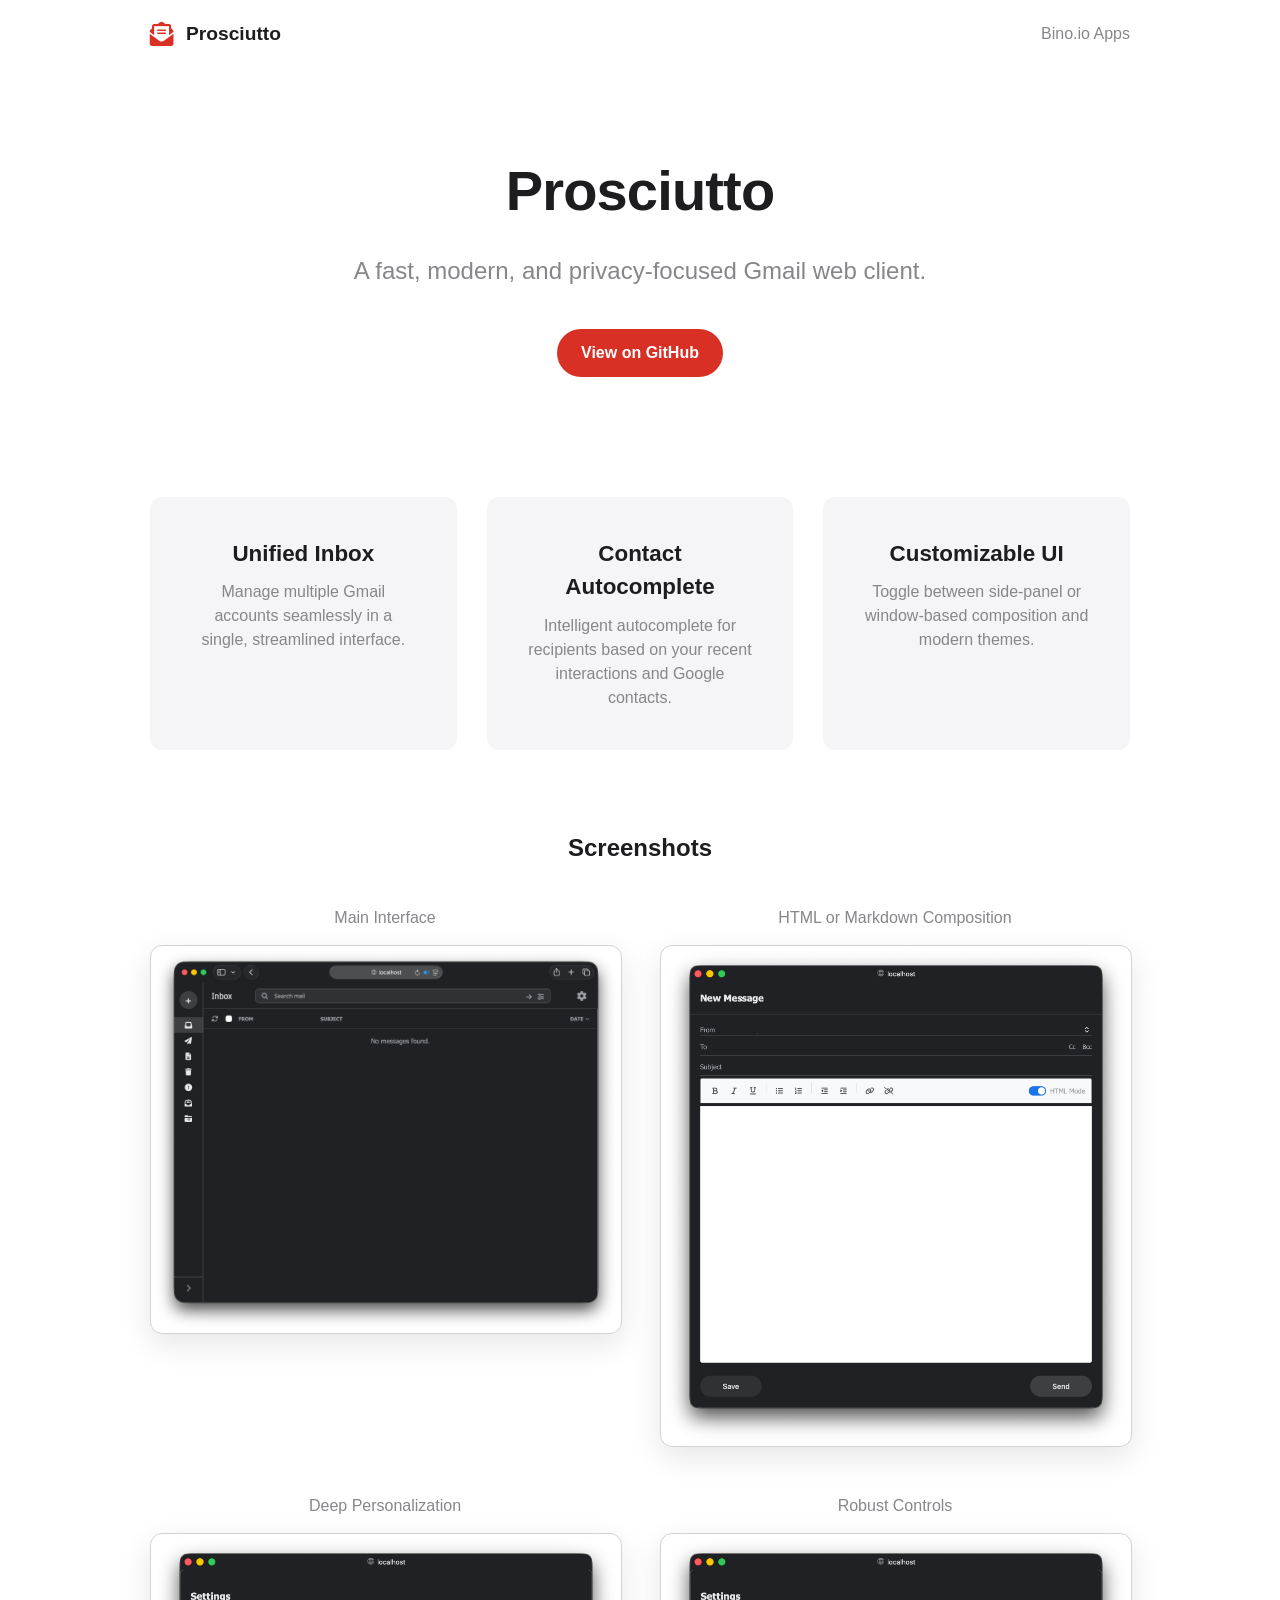
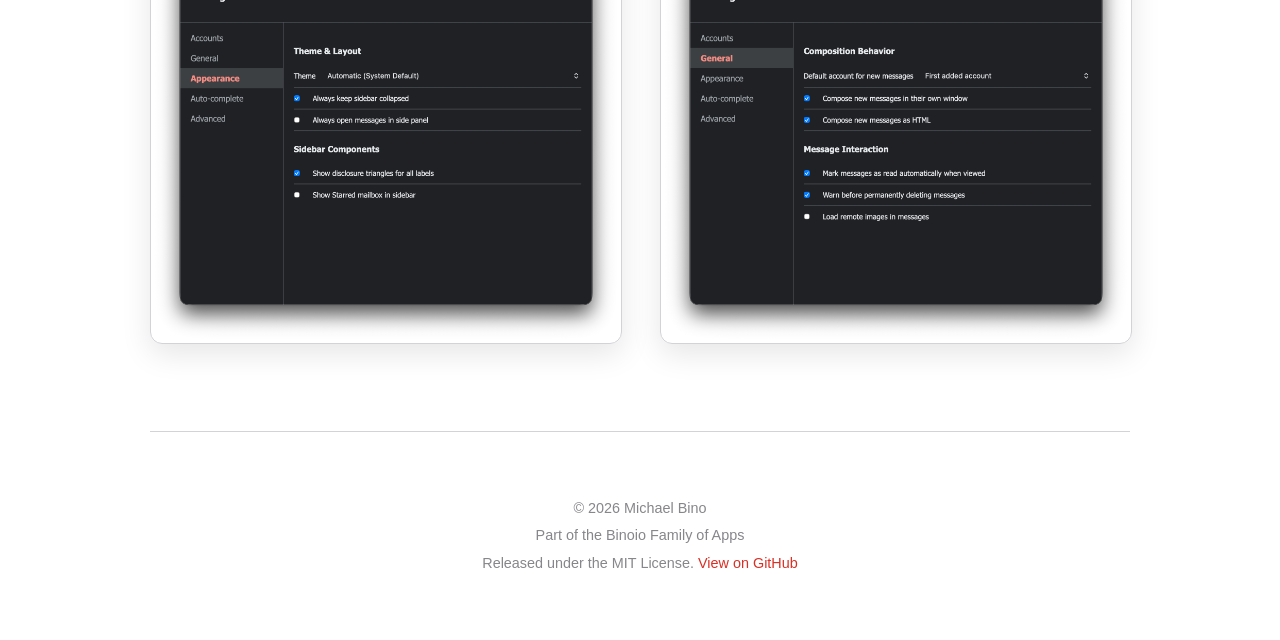
<file: docs/index.html>
<!DOCTYPE html>
<html lang="en">
<head>
    <meta charset="UTF-8">
    <meta name="viewport" content="width=device-width, initial-scale=1.0">
    <title>Prosciutto - Modern Gmail Web Client</title>
    <meta name="description" content="A fast, modern, and privacy-focused Gmail web client.">
    <style>
        :root {
            --bg: #ffffff;
            --fg: #1d1d1f;
            --secondary: #86868b;
            --accent: #d93025; /* Gmail Red */
            --card-bg: #f5f5f7;
            --border: #d2d2d7;
            --radius: 12px;
        }

        @media (prefers-color-scheme: dark) {
            :root {
                --bg: #000000;
                --fg: #f5f5f7;
                --secondary: #86868b;
                --accent: #d93025;
                --card-bg: #1c1c1e;
                --border: #38383a;
            }
        }

        body {
            margin: 0;
            font-family: -apple-system, BlinkMacSystemFont, "Segoe UI", Roboto, Helvetica, Arial, sans-serif;
            background-color: var(--bg);
            color: var(--fg);
            line-height: 1.5;
            -webkit-font-smoothing: antialiased;
        }

        .container {
            max-width: 980px;
            margin: 0 auto;
            padding: 0 20px;
        }

        nav {
            padding: 20px 0;
            display: flex;
            align-items: center;
            justify-content: space-between;
        }

        .logo {
            display: flex;
            align-items: center;
            gap: 12px;
            text-decoration: none;
            color: inherit;
            font-weight: 600;
            font-size: 1.2rem;
        }

        .logo i {
            color: var(--accent);
            font-size: 1.5rem;
        }

        header {
            text-align: center;
            padding: 80px 0 60px;
        }

        h1 {
            font-size: 3.5rem;
            font-weight: 700;
            margin: 0 0 20px;
            letter-spacing: -0.015em;
        }

        .subtitle {
            font-size: 1.5rem;
            color: var(--secondary);
            max-width: 600px;
            margin: 0 auto 40px;
        }

        .cta {
            display: inline-block;
            background-color: var(--accent);
            color: #fff;
            padding: 12px 24px;
            border-radius: 25px;
            font-weight: 600;
            text-decoration: none;
            transition: transform 0.2s, opacity 0.2s;
        }

        .cta:hover {
            transform: scale(1.05);
            opacity: 0.9;
        }

        .cta:active {
            transform: scale(0.98);
        }

        .features {
            display: grid;
            grid-template-columns: repeat(auto-fit, minmax(280px, 1fr));
            gap: 30px;
            margin: 60px 0;
        }

        .feature-card {
            background-color: var(--card-bg);
            padding: 40px;
            border-radius: var(--radius);
            text-align: center;
        }

        .feature-card h3 {
            margin: 0 0 10px;
            font-size: 1.4rem;
        }

        .feature-card p {
            color: var(--secondary);
            margin: 0;
        }

        .screenshots {
            margin: 80px 0;
        }
        .screenshot-grid {
            display: grid;
            grid-template-columns: repeat(auto-fit, minmax(400px, 1fr));
            gap: 40px;
        }
        .screenshot-item {
            display: flex;
            flex-direction: column;
            gap: 15px;
        }
        .screenshot-item h4 {
            margin: 0;
            text-align: center;
            color: var(--secondary);
            font-weight: 500;
        }
        .screenshot-item > a > img {
            width: 100%;
            border-radius: var(--radius);
            border: 1px solid var(--border);
            box-shadow: 0 10px 30px rgba(0,0,0,0.1);
            cursor: zoom-in;
            transition: transform 0.2s;
        }
        .screenshot-item > a > img:hover {
            transform: scale(1.02);
        }

        /* Lightbox effect */
        .lightbox {
            display: none;
            position: fixed;
            z-index: 999;
            top: 0;
            left: 0;
            width: 100%;
            height: 100%;
            background: rgba(0,0,0,0.9);
            cursor: zoom-out;
        }
        .lightbox:target {
            display: flex;
            align-items: center;
            justify-content: center;
        }
        .lightbox img {
            width: auto;
            height: auto;
            max-width: 95%;
            max-height: 95%;
            border-radius: var(--radius);
            box-shadow: 0 0 50px rgba(0,0,0,0.5);
            object-fit: contain;
        }

        footer {
            text-align: center;
            padding: 60px 0;
            border-top: 1px solid var(--border);
            color: var(--secondary);
            font-size: 0.9rem;
        }

        footer p {
            margin: 6px 0;
        }

        footer a {
            color: var(--accent);
            text-decoration: none;
        }

        @media (max-width: 768px) {
            h1 { font-size: 2.5rem; }
            .subtitle { font-size: 1.2rem; }
            .screenshot-grid {
                grid-template-columns: 1fr;
            }
        }
    </style>
    <link rel="stylesheet" href="https://cdnjs.cloudflare.com/ajax/libs/font-awesome/6.0.0/css/all.min.css">
</head>
<body>
    <div class="container">
        <nav>
            <a href="#" class="logo">
                <i class="fa-solid fa-envelope-open-text"></i>
                Prosciutto
            </a>
            <a href="https://bino.io" style="color: var(--secondary); text-decoration: none; font-weight: 500;">Bino.io Apps</a>
        </nav>

        <header>
            <h1>Prosciutto</h1>
            <p class="subtitle">A fast, modern, and privacy-focused Gmail web client.</p>
            <a href="https://github.com/binoio/Prosciutto" class="cta">View on GitHub</a>
        </header>

        <section class="features">
            <div class="feature-card">
                <h3>Unified Inbox</h3>
                <p>Manage multiple Gmail accounts seamlessly in a single, streamlined interface.</p>
            </div>
            <div class="feature-card">
                <h3>Contact Autocomplete</h3>
                <p>Intelligent autocomplete for recipients based on your recent interactions and Google contacts.</p>
            </div>
            <div class="feature-card">
                <h3>Customizable UI</h3>
                <p>Toggle between side-panel or window-based composition and modern themes.</p>
            </div>
        </section>

        <section class="screenshots">
            <h2 style="text-align: center; margin-bottom: 40px;">Screenshots</h2>
            <div class="screenshot-grid">
                <div class="screenshot-item">
                    <h4>Main Interface</h4>
                    <a href="#img1"><img src="assets/images/main-app.png" alt="Main Interface"></a>
                    <div id="img1" class="lightbox" onclick="location.href='#';">
                        <img src="assets/images/main-app.png">
                    </div>
                </div>
                <div class="screenshot-item">
                    <h4>HTML or Markdown Composition</h4>
                    <a href="#img2"><img src="assets/images/new-message-composer.png" alt="Composer"></a>
                    <div id="img2" class="lightbox" onclick="location.href='#';">
                        <img src="assets/images/new-message-composer.png">
                    </div>
                </div>
                <div class="screenshot-item">
                    <h4>Deep Personalization</h4>
                    <a href="#img3"><img src="assets/images/settings-appearance.png" alt="Appearance Settings"></a>
                    <div id="img3" class="lightbox" onclick="location.href='#';">
                        <img src="assets/images/settings-appearance.png">
                    </div>
                </div>
                <div class="screenshot-item">
                    <h4>Robust Controls</h4>
                    <a href="#img4"><img src="assets/images/settings-general.png" alt="General Settings"></a>
                    <div id="img4" class="lightbox" onclick="location.href='#';">
                        <img src="assets/images/settings-general.png">
                    </div>
                </div>
            </div>
        </section>

        <footer>
            <p>&copy; 2026 Michael Bino</p>
            <p>Part of the Binoio Family of Apps</p>
            <p>Released under the MIT License. <a href="https://github.com/binoio/Prosciutto">View on GitHub</a></p>
        </footer>
    </div>
</body>
</html>
</file>
